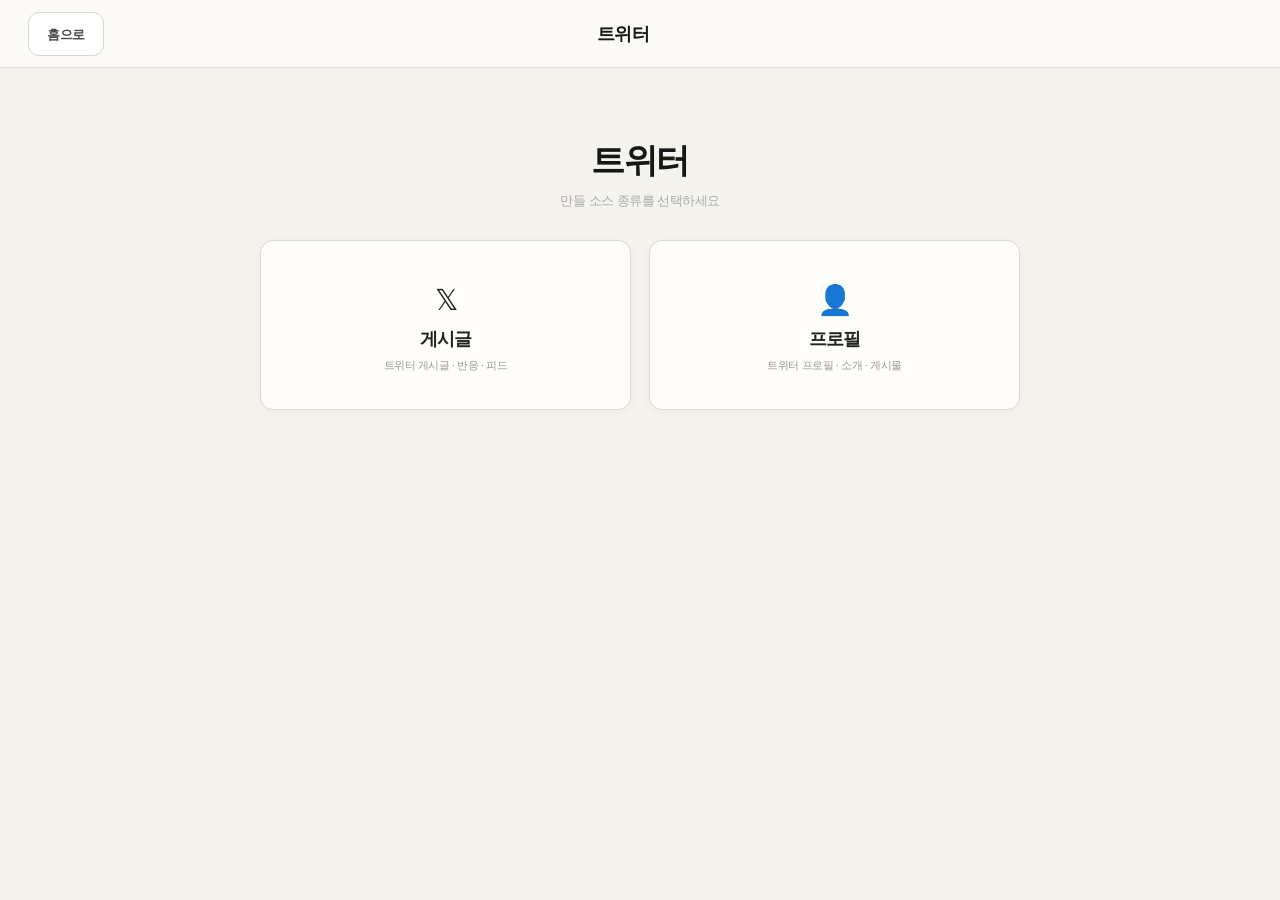
<file: twitter-menu.html>
<!doctype html><html lang="ko"><head><meta charset="utf-8"><meta name="viewport" content="width=device-width,initial-scale=1,maximum-scale=1,user-scalable=no"><title>트위터</title><style>*{box-sizing:border-box;letter-spacing:-.04em;-webkit-tap-highlight-color:transparent}html,body{margin:0;min-height:100%;background:#f3efe7;color:#222;font-family:-apple-system,BlinkMacSystemFont,"Segoe UI",sans-serif}body{padding:0 14px 50px}.top{height:64px;display:flex;align-items:center;padding:0 20px}.top a{color:#222;text-decoration:none;font-weight:700}.top h1{margin:auto;font-size:18px}.wrap{width:min(760px,100%);margin:auto;padding:58px 0 0}.head{text-align:center;margin-bottom:30px}.head h2{font-size:30px;margin:0 0 8px;font-weight:800}.head p{margin:0;color:#aaa;font-size:13px}.grid{display:grid;grid-template-columns:repeat(2,minmax(0,1fr));gap:16px}.card{appearance:none;width:100%;min-height:154px;border:1px solid #ddd7cc;border-radius:13px;background:#fffdf9;box-shadow:0 2px 8px #7771;padding:25px 14px 21px;text-align:center;color:#222;display:flex;flex-direction:column;align-items:center;justify-content:center;text-decoration:none;cursor:pointer;transition:transform .08s ease,box-shadow .08s ease}.card:active{transform:scale(.98)}.icon{font-size:29px;height:38px;display:flex;align-items:center;justify-content:center;margin-bottom:8px}.name{font-size:17px;font-weight:700;margin-bottom:7px}.desc{font-size:11px;color:#999;line-height:1.45}@media(max-width:380px){body{padding-left:10px;padding-right:10px}.top{padding:0 14px}.wrap{padding-top:44px}.grid{gap:10px}.card{min-height:145px}.icon{font-size:27px}.name{font-size:16px}.desc{font-size:10px}}@media(min-width:700px){body{padding-left:24px;padding-right:24px}.top{padding:0 20px}.wrap{padding-top:70px}.head h2{font-size:34px}.grid{gap:18px}.card{min-height:170px}.name{font-size:18px}}</style><style id="EDITOR_UNIFICATION_FINAL_V4">
html,body{background:#f5f3ee!important;color:#171717!important}
body{padding:0!important;margin:0!important}
.top{position:relative!important;width:100%!important;max-width:none!important;height:68px!important;min-height:68px!important;margin:0!important;padding:0 28px!important;background:#fbfaf7!important;border-bottom:1px solid #e2dfda!important;display:flex!important;align-items:center!important;justify-content:center!important;box-sizing:border-box!important}
.top a,.top button.home,.top .home{position:absolute!important;left:28px!important;right:auto!important;top:12px!important;width:76px!important;min-width:76px!important;height:44px!important;margin:0!important;padding:0!important;border:1px solid #d8d4ce!important;border-radius:11px!important;background:#fff!important;color:#4d4b49!important;text-decoration:none!important;font-size:13px!important;font-weight:700!important;line-height:1!important;display:flex!important;align-items:center!important;justify-content:center!important;box-shadow:none!important}
.top a:hover,.top button.home:hover,.top .home:hover{background:#fff!important}
.top a{font-size:13px!important}
.top button.home:after,.top .home:after{content:'홈으로'!important;font-size:13px!important;color:#4d4b49!important}
.top button.home,.top .home{font-size:0!important}
.top .top-right{position:absolute!important;right:28px!important;top:12px!important;display:flex!important;align-items:center!important;gap:8px!important}
.top #savePng,.top #save,.top .save{position:static!important;right:auto!important;top:auto!important;width:190px!important;min-width:190px!important;height:44px!important;margin:0!important;padding:0!important;border:0!important;border-radius:11px!important;background:#4b4948!important;color:#fff!important;font-size:14px!important;font-weight:750!important;display:flex!important;align-items:center!important;justify-content:center!important;box-shadow:none!important}
.layout{width:100%!important;max-width:none!important;margin:0!important;display:grid!important;grid-template-columns:minmax(0,1fr) minmax(0,1fr)!important;gap:0!important;align-items:start!important}
.preview,.preview-wrap{grid-column:1!important;grid-row:1!important;width:100%!important;min-width:0!important;margin:0!important;padding:24px 28px 24px!important;box-sizing:border-box!important;display:flex!important;flex-direction:column!important;align-items:center!important}
.previewSticky{width:100%!important;position:static!important;display:flex!important;flex-direction:column!important;align-items:center!important}
.tools,.preview-tools{width:min(100%,760px)!important;max-width:760px!important;margin:0 auto 12px!important;padding:8px 12px!important;box-sizing:border-box!important}
.stage-wrap{width:min(100%,920px)!important;max-width:920px!important;margin:0 auto!important}
.stage{margin-left:auto!important;margin-right:auto!important}
.settings,.panel{grid-column:2!important;grid-row:1!important;width:100%!important;max-width:none!important;margin:24px 28px 24px!important;padding:24px 20px 20px!important;box-sizing:border-box!important;border:1px solid #ddd9d3!important;border-radius:16px!important;background:#fbfaf7!important;box-shadow:0 1px 5px #7771!important;overflow-y:auto!important;overflow-x:hidden!important;align-self:start!important}
.settings>h2,.panel>h2{margin-top:0!important}
.settings .card,.settings .group,.settings .section,.panel .card,.panel .group,.panel .section{width:100%!important;max-width:none!important;box-sizing:border-box!important}
.settings .reset,.panel .reset{width:100%!important;margin:14px 0 0!important}
@media(min-width:901px){
  .settings,.panel{height:calc(100vh - 116px)!important;max-height:calc(100vh - 116px)!important}
  .preview,.preview-wrap{min-height:0!important}
}
@media(max-width:900px){
  .top{height:60px!important;min-height:60px!important;padding:0 10px!important}
  .top a,.top button.home,.top .home{left:10px!important;top:10px!important;width:68px!important;min-width:68px!important;height:40px!important;font-size:12px!important}
  .top button.home:after,.top .home:after{font-size:12px!important}
  .top .top-right{right:10px!important;top:10px!important}
  .top #savePng,.top #save,.top .save{width:125px!important;min-width:125px!important;height:40px!important;font-size:12px!important}
  .layout{display:flex!important;flex-direction:column!important}
  .preview,.preview-wrap{order:1!important;width:100%!important;padding:10px 8px 0!important}
  .previewSticky{width:100%!important}
  .settings,.panel{order:2!important;width:calc(100% - 16px)!important;margin:16px 8px 30px!important;height:auto!important;max-height:none!important;padding:18px 14px 20px!important;border-radius:16px!important}
  .tools,.preview-tools{width:100%!important;margin-bottom:10px!important}
  .stage-wrap{width:100%!important}
}
</style><script id="EDITOR_UNIFICATION_FINAL_V4_JS">
(()=>{
  function findText(root, rx){return [...root.querySelectorAll('button,a,[role="button"]')].find(x=>rx.test((x.textContent||'').trim()))}
  function run(){
    const top=document.querySelector('.top'); if(!top)return;
    let home=findText(top,/홈|home/i);
    if(home){home.classList.add('home');home.textContent='홈으로';home.setAttribute('aria-label','홈으로')}
    let save=findText(document,/PNG\s*로\s*저장|PNG\s*저장/i);
    if(save){let box=top.querySelector('.top-right');if(!box){box=document.createElement('div');box.className='top-right';top.appendChild(box)}box.appendChild(save);save.textContent='PNG로 저장';save.classList.add('save')}
    const settings=document.querySelector('.settings,.panel');
    const reset=findText(document,/기본값\s*복원|기본값\s*초기화|초기화/i);
    if(reset && settings && !settings.contains(reset)){reset.classList.add('reset');settings.appendChild(reset)}
    if(reset){reset.textContent='기본값 복원';reset.classList.add('reset')}
  }
  window.addEventListener('DOMContentLoaded',run);window.addEventListener('load',run);setTimeout(run,300);setTimeout(run,1000);
})();
</script><style id="EDITOR_UI_HARD_FIX_V1">
/* One source of truth for editor chrome */
html,body{margin:0!important;background:#f5f3ee!important}
body{padding:0!important}
.top{position:relative!important;width:100%!important;max-width:none!important;height:68px!important;min-height:68px!important;margin:0!important;padding:0 28px!important;box-sizing:border-box!important;background:#fbfaf7!important;border-bottom:1px solid #e2dfda!important;display:flex!important;align-items:center!important;justify-content:center!important;z-index:50!important}
.top:before,.top:after{content:none!important;display:none!important}
.top .brand{display:none!important}
.top .home,.top a.home,.top>a:first-child{position:absolute!important;left:28px!important;right:auto!important;top:12px!important;width:76px!important;min-width:76px!important;height:44px!important;padding:0!important;margin:0!important;display:flex!important;align-items:center!important;justify-content:center!important;box-sizing:border-box!important;border:1px solid #d8d4ce!important;border-radius:11px!important;background:#fff!important;color:#4d4b49!important;text-decoration:none!important;font-size:13px!important;font-weight:700!important;line-height:1!important;z-index:3!important}
.top .home:before,.top .home:after,.top a.home:before,.top a.home:after,.top>a:first-child:before,.top>a:first-child:after{content:none!important;display:none!important}
.top .top-right{position:absolute!important;right:28px!important;top:12px!important;height:44px!important;display:flex!important;align-items:center!important;gap:8px!important;z-index:3!important}
.top .top-right .save,.top .top-right #save,.top .top-right #savePng,.top>.save,.top>#save,.top>#savePng{position:static!important;width:190px!important;min-width:190px!important;height:44px!important;margin:0!important;padding:0!important;border:0!important;border-radius:11px!important;background:#4b4948!important;color:#fff!important;display:flex!important;align-items:center!important;justify-content:center!important;font-size:15px!important;font-weight:750!important;line-height:1!important}
.top .top-right .save:before,.top .top-right .save:after,.top #save:before,.top #save:after,.top #savePng:before,.top #savePng:after{content:none!important}
.layout{width:100%!important;max-width:none!important;margin:0!important;padding:0!important;display:grid!important;grid-template-columns:minmax(0,1fr) minmax(0,1fr)!important;gap:0!important;align-items:start!important}
.preview,.preview-wrap{grid-column:1!important;grid-row:1!important;width:100%!important;min-width:0!important;margin:0!important;padding:24px 28px!important;box-sizing:border-box!important;display:flex!important;flex-direction:column!important;align-items:center!important}
.previewSticky{position:static!important;width:100%!important}
.preview-tools,.tools{width:min(100%,760px)!important;box-sizing:border-box!important;margin:0 auto 12px!important;padding:8px 12px!important;min-height:52px!important;height:52px!important;border:1px solid #ddd9d3!important;border-radius:12px!important;background:#fffdfa!important;box-shadow:0 1px 5px #7771!important;display:flex!important;align-items:center!important}
.preview-tools .mode,.tools .mode{height:36px!important;min-height:36px!important;padding:0 11px!important;border:1px solid #dedad5!important;border-radius:9px!important;font-size:12px!important}
.preview-tools .zoom,.tools .zoom{margin-left:auto!important;gap:6px!important;display:flex!important;align-items:center!important}
.preview-tools .zoom button,.tools .zoom button{height:36px!important;min-width:36px!important;border:1px solid #ddd!important;border-radius:9px!important;font-size:18px!important}
.stage-wrap{width:min(100%,920px)!important;box-sizing:border-box!important;margin:0 auto!important;padding:12px!important;border:1px solid #d8d4ce!important;border-radius:12px!important;background:#e2ded6!important;overflow:hidden!important}
.stage{margin:0 auto!important}
.settings,.panel{grid-column:2!important;grid-row:1!important;width:100%!important;max-width:none!important;min-width:0!important;margin:0!important;padding:24px 28px 28px!important;box-sizing:border-box!important;border:1px solid #ddd9d3!important;border-top:0!important;border-right:0!important;border-radius:0 0 0 14px!important;background:#fbfaf7!important;box-shadow:none!important;overflow-y:auto!important;overflow-x:hidden!important}
.settings:before,.panel:before{display:none!important}
.settings>h2,.panel>h2{margin:0 0 18px!important;font-size:26px!important}
.settings .card,.panel .group,.panel .card,.settings .group{box-sizing:border-box!important;width:100%!important;max-width:none!important}
.settings .restore,.settings .reset,.panel .restore,.panel .reset{margin-top:14px!important}
@media(max-width:900px){
  .top{height:64px!important;min-height:64px!important;padding:0 10px!important}
  .top .home,.top a.home,.top>a:first-child{left:10px!important;top:10px!important;width:68px!important;min-width:68px!important;height:40px!important;font-size:12px!important}
  .top .top-right{right:10px!important;top:10px!important;height:40px!important}
  .top .top-right .save,.top .top-right #save,.top .top-right #savePng,.top>.save,.top>#save,.top>#savePng{width:125px!important;min-width:125px!important;height:40px!important;font-size:12px!important}
  .layout{display:flex!important;flex-direction:column!important}
  .preview,.preview-wrap{order:1!important;width:100%!important;padding:12px 8px 0!important}
  .settings,.panel{order:2!important;width:100%!important;height:auto!important;min-height:0!important;padding:20px 8px 50px!important;border:0!important;border-radius:0!important;overflow:visible!important;background:#f5f3ee!important}
  .stage-wrap{width:100%!important;padding:8px!important}
}
</style><script id="EDITOR_UI_HARD_FIX_V1_JS">(()=>{
function run(){
  document.querySelectorAll('.top').forEach(top=>{
    const links=[...top.querySelectorAll('a,.home')];
    const home=links.find(x=>/홈|home/i.test((x.textContent||'')))||links[0];
    if(home){home.textContent='홈으로';home.classList.add('home');}
    let saves=[...top.querySelectorAll('button,a,.save,[id*=save i]')].filter(x=>/PNG|저장|save/i.test((x.textContent||'')+' '+(x.id||'')));
    saves=saves.filter(x=>x!==home);
    if(saves.length){const keep=saves[saves.length-1];saves.slice(0,-1).forEach(x=>{if(x!==keep)x.style.display='none'});let box=top.querySelector('.top-right');if(!box){box=document.createElement('div');box.className='top-right';top.appendChild(box)}box.appendChild(keep);keep.textContent='PNG로 저장';}
  });
  document.querySelectorAll('.settings,.panel').forEach(settings=>{
    const layout=settings.closest('.layout'); if(!layout)return;
    const preview=layout.querySelector('.preview,.preview-wrap'); if(!preview)return;
    if(window.innerWidth>900){
      const h=Math.max(0,preview.getBoundingClientRect().height);
      settings.style.height=h+'px';settings.style.maxHeight=h+'px';settings.style.overflowY='auto';
    } else {settings.style.height='auto';settings.style.maxHeight='none';}
  });
}
window.addEventListener('DOMContentLoaded',run);window.addEventListener('load',run);window.addEventListener('resize',run);setTimeout(run,300);setTimeout(run,1000);
})();</script></head><body><header class="top"><a href="index.html">← 홈으로</a><h1>트위터</h1><span style="width:34px"></span></header><main class="wrap"><header class="head"><h2>트위터</h2><p>만들 소스 종류를 선택하세요</p></header><section class="grid"><a class="card" href="twitter-post.html?v=20260910h"><div class="icon">𝕏</div><div class="name">게시글</div><div class="desc">트위터 게시글 · 반응 · 피드</div></a><a class="card" href="twitter-profile.html?v=20260910f"><div class="icon">👤</div><div class="name">프로필</div><div class="desc">트위터 프로필 · 소개 · 게시물</div></a></section></main><script id="HIGH_QUALITY_PNG_EXPORT_V1">
(()=>{
  const TARGETS=['.stage','.screen','.preview-stage'];
  function target(){for(const s of TARGETS){const e=document.querySelector(s);if(e)return e}return null}
  function load(){return new Promise((ok,fail)=>{if(window.html2canvas)return ok();const s=document.createElement('script');s.src='https://cdnjs.cloudflare.com/ajax/libs/html2canvas/1.4.1/html2canvas.min.js';s.onload=ok;s.onerror=fail;document.head.appendChild(s)})}
  async function save(btn){
    const el=target();if(!el)return;
    const old=btn?.textContent;if(btn){btn.disabled=true;btn.textContent='PNG 생성 중…'}
    try{
      await load();
      const w=el.scrollWidth||el.getBoundingClientRect().width,h=el.scrollHeight||el.getBoundingClientRect().height;
      const scale=Math.min(4,8192/Math.max(w,h));
      const canvas=await html2canvas(el,{scale:Math.max(2,scale),useCORS:true,allowTaint:false,backgroundColor:null,logging:false,imageTimeout:15000,windowWidth:Math.max(document.documentElement.clientWidth,w),windowHeight:Math.max(document.documentElement.clientHeight,h),scrollX:0,scrollY:-window.scrollY});
      canvas.toBlob(blob=>{
        if(!blob)throw new Error('PNG 생성 실패');
        const a=document.createElement('a');a.download='editor.png';a.href=URL.createObjectURL(blob);a.click();setTimeout(()=>URL.revokeObjectURL(a.href),2000);
      },'image/png');
    }catch(e){console.error('High quality PNG export failed',e);alert('PNG 저장에 실패했습니다.');}
    finally{if(btn){btn.disabled=false;btn.textContent=old||'PNG로 저장'}}
  }
  function bind(){
    const btn=document.querySelector('#savePng,#save,.save');if(!btn||btn.dataset.hqBound)return;
    btn.dataset.hqBound='1';
    btn.addEventListener('click',e=>{e.preventDefault();e.stopImmediatePropagation();save(btn)},true);
  }
  window.addEventListener('DOMContentLoaded',bind);window.addEventListener('load',bind);setInterval(bind,1000);
})();
</script></body></html>
</file>
